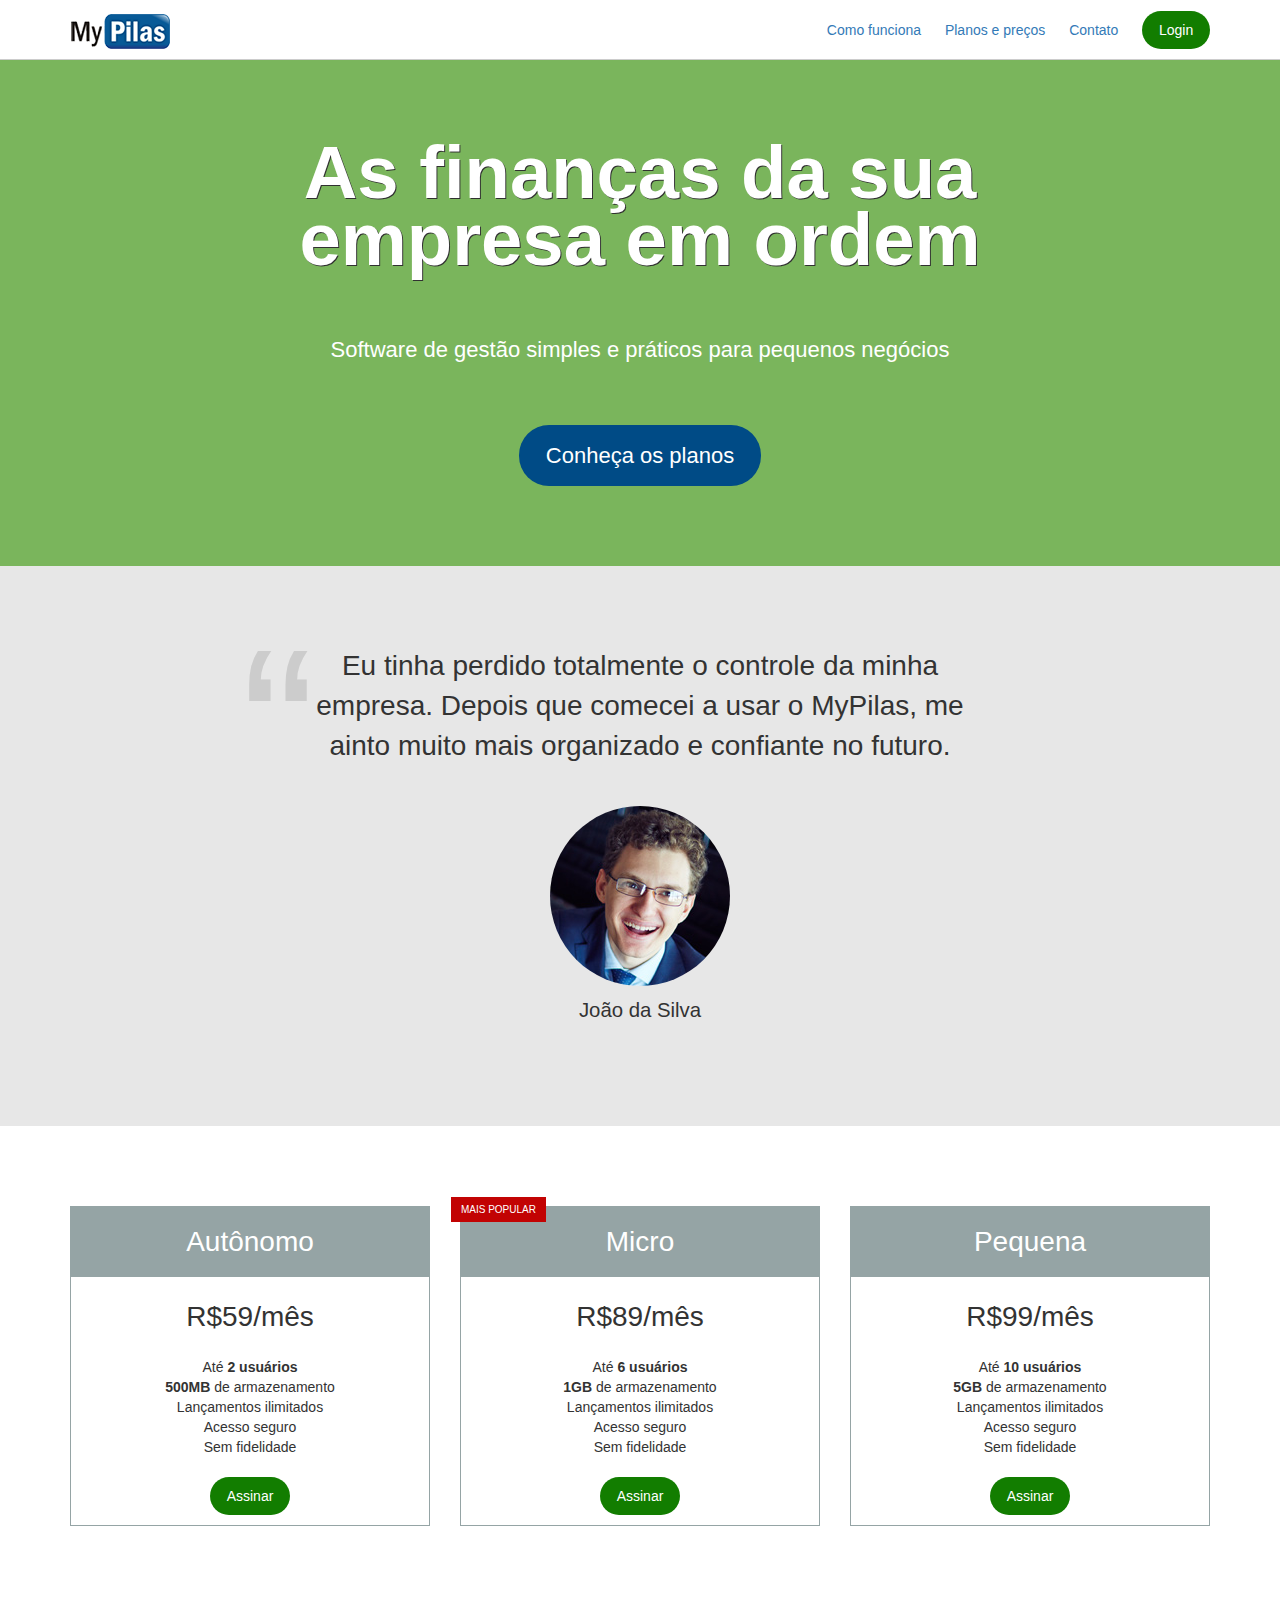
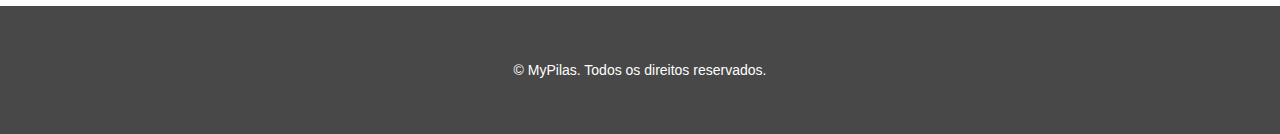
<file: index.html>
<!DOCTYPE html>
<html>
	<head>
		<meta charset="utf-8">
		<meta name="viewport" content="width=devide-width, initial-scale=1">                                                                    

		<title>MyPilas</title>

		<link rel="stylesheet" href="css/bootstrap-grid.min.css">
		<link rel="stylesheet" href="css/layout.css">
		<link rel="stylesheet" href="css/componentes.css">
		<link rel="stylesheet" href="css/base.css">
	</head>
	<body>
		<header class="layout-cabecalho layout-cabecalho--home">
			<div class="container">
				<nav class="navegacao">
					<a href="index.html">
						<img src="imagens/logo.png" width="100" height="35" alt="MyPilas">
					</a>

					<div class="navegacao__menu">
						<button class="botao-chaveador js-botao-chaveador"></button>

						<ul class="menu js-menu">
							<li class="menu__item">
								<a href="#">Como funciona</a>
							</li>
							<li class="menu__item">
								<a href="#planos">Planos e preços</a>
							</li>
							<li class="menu__item">
								<a href="#">Contato</a>
							</li>
							<li class="menu__item menu__item--botao">
								<a href="#" class="botao botao--login">Login</a>
							</li>
						</ul>
					</div>
				</nav>
			</div>
		</header>

		<section class="layout-chamada">
			<div class="container">
				<div class="chamada">
					<h1 class="chamada__titulo">As finanças da sua empresa em ordem</h1>

					<p class="chamada__subtitulo">Software de gestão simples e práticos para pequenos negócios</p>

					<div class="chamada__acao">
						<a href="#planos" class="botao botao--principal">Conheça os planos</a>
					</div>
				</div>
			</div>
		</section>

		<div class="layout-depoimento">
			<div class="container">
				<div class="depoimento">
					<blockquote>
						Eu tinha perdido totalmente o controle da minha empresa. Depois que comecei a usar o MyPilas, me ainto muito mais organizado e confiante no futuro.
					</blockquote>

					<div class="depoimento__autor">
						<img src="imagens/joao-da-silva.jpg" width="180" height="180" alt="João da Silva">
						<p>João da Silva</p>
					</div>
				</div>
			</div>
		</div>

		<div id="planos" class="layout-planos">
			<div class="container">
				<div class="row">
					<div class="col-sm-4">
						<article class="plano">
							<h2 class="plano__cabecalho">Autônomo</h2>
							<div class="plano__preco">R$59/mês</div>
							<ul class="plano__caracteristicas">
								<li>Até <strong>2 usuários</strong></li>
								<li><strong>500MB</strong> de armazenamento</li>
								<li>Lançamentos ilimitados</li>
								<li>Acesso seguro</li>
								<li>Sem fidelidade</li>
							</ul>

							<footer class="plano__rodape">
								<a href="assine.html" class="botao botao--assinar">Assinar</a>
							</footer>
						</article>
					</div>
					<div class="col-sm-4">
						<article class="plano plano--mais-popular">
							<h2 class="plano__cabecalho">Micro</h2>
							<div class="plano__preco">R$89/mês</div>
							<ul class="plano__caracteristicas">
								<li>Até <strong>6 usuários</strong></li>
								<li><strong>1GB</strong> de armazenamento</li>
								<li>Lançamentos ilimitados</li>
								<li>Acesso seguro</li>
								<li>Sem fidelidade</li>
							</ul>

							<footer class="plano__rodape">
								<a href="assine.html" class="botao botao--assinar">Assinar</a>
							</footer>
						</article>
					</div>
					<div class="col-sm-4 ultima-coluna">
						<article class="plano">
							<h2 class="plano__cabecalho">Pequena</h2>
							<div class="plano__preco">R$99/mês</div>
							<ul class="plano__caracteristicas">
								<li>Até <strong>10 usuários</strong></li>
								<li><strong>5GB</strong> de armazenamento</li>
								<li>Lançamentos ilimitados</li>
								<li>Acesso seguro</li>
								<li>Sem fidelidade</li>
							</ul>

							<footer class="plano__rodape">
								<a href="assine.html" class="botao botao--assinar">Assinar</a>
							</footer>
						</article>
					</div>
				</div>
			</div>
		</div>

		<footer class="layout-rodape">
			<div class="container">
				<p>&copy; MyPilas. Todos os direitos reservados.</p>
			</div>
		</footer>

		<script type="text/javascript" src="javascripts/app.js"></script>
	</body>
</html>
</file>
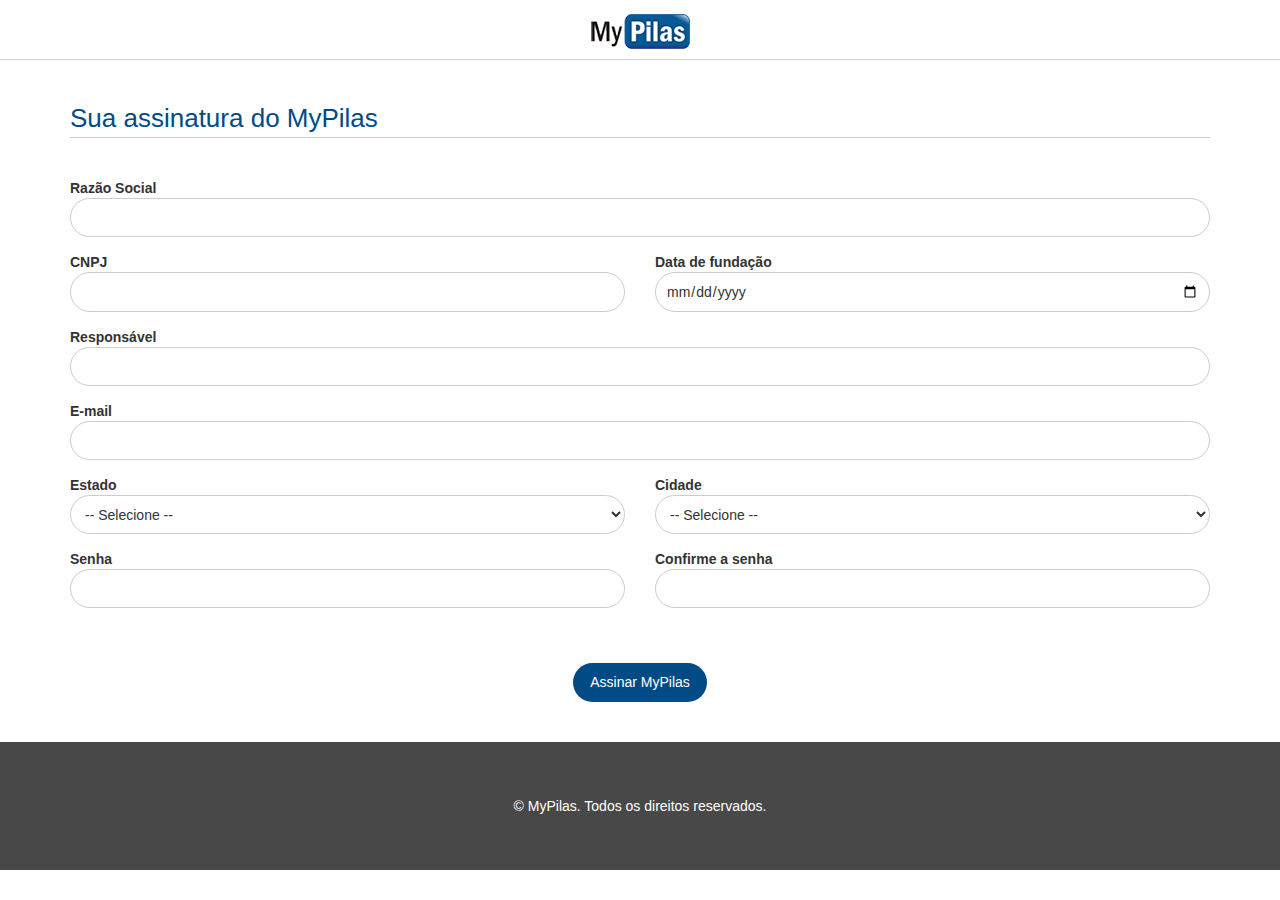
<file: assine.html>
<!DOCTYPE html>
<html>
	<head>
		<meta charset="utf-8">
		<meta name="viewport" content="width=devide-width, initial-scale=1">

		<title>MyPilas</title>

		<link rel="stylesheet" href="css/bootstrap-grid.min.css">
		<link rel="stylesheet" href="css/layout.css">
		<link rel="stylesheet" href="css/componentes.css">
		<link rel="stylesheet" href="css/base.css">
	</head>
	<body>
		<header class="layout-cabecalho">
			<div class="container">
				<nav class="navegacao navegacao--assinatura">
					<a href="index.html">
						<img src="imagens/logo.png" width="100" height="35" alt="MyPilas">
					</a>
				</nav>
			</div>
		</header>

		<main class="layout-assinatura">
			<div class="container">
				<form action="#" method="post">
					<h1 class="titulo-formulario">Sua assinatura do MyPilas</h1>

					<div class="grupo-entrada">
						<label for="razao-social">Razão Social</label>
						<input id="razao-social" type="text" class="campo" name="razaoSocial" required>
					</div>

					<div class="row">
						<div class="col-sm-6">
							<div class="grupo-entrada">
								<label for="cnpj">CNPJ</label>
								<input id="cnpj" type="text" class="campo" name="cnpj" required>
							</div>
						</div>
						<div class="col-sm-6">
							<div class="grupo-entrada">
								<label for="data-nascimento">Data de fundação</label>
								<input id="data-nascimento" type="date" class="campo" name="dataNascimento" required>
							</div>
						</div>
					</div>

					<div class="grupo-entrada">
						<label for="responsavel">Responsável</label>
						<input id="responsavel" type="text" class="campo" name="responsavel" required>
					</div>

					<div class="grupo-entrada">
						<label for="email">E-mail</label>
						<input id="email" type="email" class="campo" name="email" required>
					</div>

					<div class="row">
						<div class="col-sm-6">
							<div class="grupo-entrada">
								<label for="estado">Estado</label>
								<select id="estado" class="campo" name="estado">
									<option>-- Selecione --</option>
									<option value="MG">Minas Gerais</option>
									<option value="SP">São Paulo</option>
									<option value="MT">Mato Grosso</option>
								</select>
							</div>
						</div>
						<div class="col-sm-6">
							<div class="grupo-entrada">
								<label for="cidade">Cidade</label>
								<select id="cidade" class="campo" name="cidade">
									<option>-- Selecione --</option>
									<option value="1">Uberlândia</option>
									<option value="2">Cuiabá</option>
									<option value="3">São Paulo</option>
								</select>
							</div>
						</div>
					</div>

					<div class="row">
						<div class="col-sm-6">
							<div class="grupo-entrada">
								<label for="senha">Senha</label>
								<input id="senha" type="password" class="campo" name="senha" required>
							</div>
						</div>
						<div class="col-sm-6">
							<div class="grupo-entrada">
								<label for="confirmacao-senha">Confirme a senha</label>
								<input id="confirmacao-senha" type="password" class="campo" required>
							</div>
						</div>
					</div>

					<div style="text-align: center; margin-top: 40px;">
						<input type="submit" value="Assinar MyPilas" class="botao botao--principal">
					</div>
				</form>
			</div>
		</main>

		<footer class="layout-rodape">
			<div class="container">
				<p>&copy; MyPilas. Todos os direitos reservados.</p>
			</div>
		</footer>
	</body>
</html>
</file>
<file: css/layout.css>
.layout-cabecalho {
	height: 60px;
	border-bottom: 1px solid #ccc;	
	line-height: 60px;

	background-color: #fff;
}

.layout-cabecalho--home {
	position: fixed;
	top: 0;
	left: 0;
	right: 0;
	z-index: 9999;
}

.layout-planos {
	padding: 80px 0;
}

.layout-chamada {
	padding: 80px 0;
	margin-top: 60px;

	background-color: #7ab55c;
}

.layout-depoimento {
	padding: 80px 0;

	background-color: #e7e7e7;
}

.layout-rodape {
	padding: 40px 0;

	background-color: #484848;

	color: #fff;
	text-align: center;
}

@media(max-width: 749px) {
	.layout-planos .row > div:not(.ultima-coluna) {
		margin-bottom: 40px;
	}
}

.layout-assinatura {
	padding: 40px 0;
}
</file>
<file: css/componentes.css>
/*----------------------*\
PLANO
\*----------------------*/

.plano {
	position: relative;
	padding: 10px;
	border: 1px solid #95a4a5;

	font-size: 1.4rem; /* 14px / 16px = 0.875 */
}

.plano--mais-popular::after {
	position: absolute;
	top: -10px;
	left: -10px;
	padding: 0 10px;

	background-color: #c20303;

	color: #fff;
	font-size: 0.7142em; /*10 / 14 = 0.7142*/
	line-height: 2.5em;

	content: 'MAIS POPULAR';
}

.plano__cabecalho {
	margin: -10px;
	margin-bottom: 0;

	background-color: #95a4a5;
	color: #fff;

	text-align: center;
	line-height: 2.5;
	font-weight: normal;
	font-size: 2em;
}

.plano__preco {
	margin: 20px 0;

	text-align: center;
	font-size: 2em;
}

.plano__caracteristicas {
	padding: 0;
	margin: 20px 0;

	list-style: none;
}

.plano__caracteristicas > li {
	text-align: center;
	font-size: 1em;
}

.plano__rodape {
	text-align:  center;
}

/*----------------------*\
BOTÃO
\*----------------------*/

.botao {
	display: inline-block;
	padding: 0.8em 1.2em;

	background-color: #bbb;
	color: #fff;
	border: none;
	border-radius: 30px;

	text-decoration: none;
	font-size: 1em;
	line-height: normal;
	outline: none;
}

.botao:hover, .botao:focus {
	background-color: #aaa;
	color: #fff;

	text-decoration: none;
}

.botao--assinar, .botao--login {
	background-color: #127d00;
}

.botao--assinar:hover, .botao--assinar:focus,
.botao--login:hover, .botao--login:focus {
	background-color: #0e6400;
}

.botao--principal {
	background-color: #004b86;
}

.botao--principal:hover, .botao--principal:focus {
	background-color: #003b6a;
}

/*----------------------*\
CHAMADA
\*----------------------*/
.chamada {
	font-size: 1.6rem;
	text-align: center;
}

.chamada__titulo {
	margin: 0;

	color: #fff;

	font-size: 3.375em;
	line-height: 0.9;
	text-shadow: 1px 1px #313131;
}

.chamada__subtitulo {
	margin: 60px 0;

	color: #fff;

	font-size: 1em;
}

.chamada__acao {
	font-size: 1em;
}

@media(min-width: 992px) {
	.chamada {	
		padding-left: 10%;
		padding-right: 10%;

		font-size: 2.2rem;
	}
}

/*----------------------*\
DEPOIMENTO
\*----------------------*/
.depoimento {
	font-size: 2.2rem; /* 22px */
}

@media(min-width: 992px) {
	.depoimento {
		padding-left: 15%;
		padding-right: 15%;

		font-size: 2.8rem;
	}
}

.depoimento > blockquote {
	position: relative;
	margin: 0;
	padding: 0 60px;

	text-align: center;
	font-size: 1em;
}

.depoimento > blockquote::before {
	position: absolute;
	left: 0;
	top: -0.35em;

	color: #ccc;
	font-size: 8em; /* 176px */

	content: '\201C';
}

.depoimento__autor {
	margin-top: 40px;

	text-align: center;
	font-size: 0.7272em;
}

.depoimento__autor > img {
	border-radius:  50%;
}

.depoimento__autor > p {
	margin-top: 10px;
}

/*----------------------*\
NAVEGAÇÃO
\*----------------------*/
.navegacao {

}

.navegacao--assinatura {
	text-align: center;
}

.navegacao__menu {
	float: right;
}

/*----------------------*\
BOTÃO CHAVEADOR
\*----------------------*/
.botao-chaveador {
	width: 24px;
	height: 24px;
	border: 0;

	background: none;
	background-image: url('../imagens/bars.png');

	outline: none;
}

@media(min-width: 992px) {
	.botao-chaveador {
		display: none;
	}
}

/*----------------------*\
MENU
\*----------------------*/
.menu {
	margin: 0;

	font-size: 1.4rem;

	list-style: none;
}

@media(max-width: 991px) {
	.menu {
		position: fixed;
		top: 0;
		left: 0;
		bottom: 0;

		display: none;
		width: 200px;
		border-right: 1px solid #eee;
		padding: 20px;

		background-color: #fbfbfb;
	}

	.menu__item {
		display: block;

		line-height: 3;
	}

	.menu__item--botao {
		margin-top: 20px;
	}

	.menu--exibindo {
		display: block;
	}
}

@media(min-width: 992px) {
	.menu__item {
		display: inline-block;
		padding-right: 20px;
	}

	.menu__item:last-of-type {
		padding-right: 0px;
	}
}

/*----------------------*\
TÍTULO FORMULÁRIO
\*----------------------*/
.titulo-formulario {
	margin: 0;
	margin-bottom: 40px;

	border-bottom: 1px solid #ccc;

	font-size: 2.6rem;
	font-weight: normal;
	color: #004b86;
}

/*----------------------*\
GRUPO ENTRADA
\*----------------------*/
.grupo-entrada {
	margin-bottom: 15px;
}

.grupo-entrada > label {
	display: block;

	font-weight: bold;
}

/*----------------------*\
CAMPO
\*----------------------*/
.campo {
	display: block;
	width: 100%;
	height: 2.8em;

	padding: 10px;
	border: 1px solid #ccc;
	border-radius: 20px;

	background-color: #fff;

	font-size: 1.4rem;
}

.campo:hover {
	border: 1px solid #004b86;
}

.campo:focus {
	border: 2px solid #004b86;
	outline: none;
}
</file>
<file: css/base.css>
html {
	font-size: 62.5%; /* 10px */
}

body {
	/* Posicionamento */
	
	/* Display e Box Model */
	margin: 0;

	/* Cores */

	/* Texto */
	font-family: Arial, Helvetica, sans-serif;
	font-size: 1.4rem;

	/* Outros */
}
</file>
